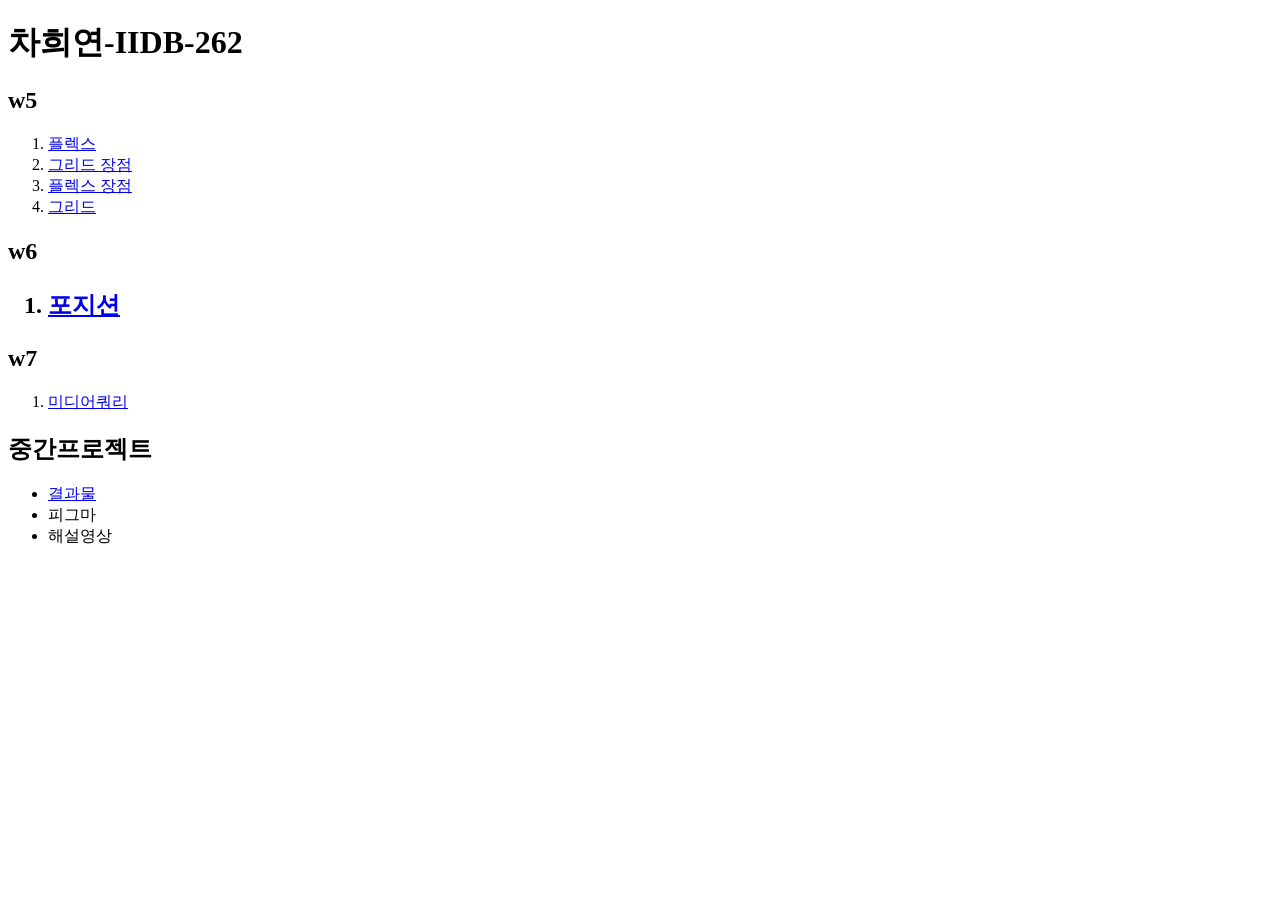
<file: index.html>
<!doctype html>
<html lang="ko">
  <head>
    <meta charset="UTF-8" />
    <meta name="viewport" content="width=device-width, initial-scale=1.0" />
    <title>차희연-IIDB-262</title>
  </head>
  <body>
    <h1>차희연-IIDB-262</h1>
    <h2>w5</h2>
    <ol>
      <li>
        <a href="./src/w5/code1/index.html">플렉스</a>
      </li>
      <li>
        <a href="./src/w5/code2/index.html">그리드 장점</a>
      </li>
      <li>
        <a href="./src/w5/code3/index.html">플렉스 장점</a>
      </li>
      <li>
        <a href="./src/w5/code4/index.html">그리드</a>
      </li>
    </ol>
    <h2>w6<h2>
      <ol>
        <li>
          <a href="./src/w6/code1/index.html">포지션</a>
        </li>
      </ol>
      <h2>w7</h2>
      <ol>
        <li>
          <a href="./src/w7/code1/index.html">미디어쿼리</a>
        </li>
      </ol>
      <h2>중간프로젝트</h2>
      <ul>
        <li><a href="./src/mid/index.html">결과물</a></li>
        <li>피그마</li>
        <li>해설영상</li>
      </ul>
  </body>
</html>
</file>
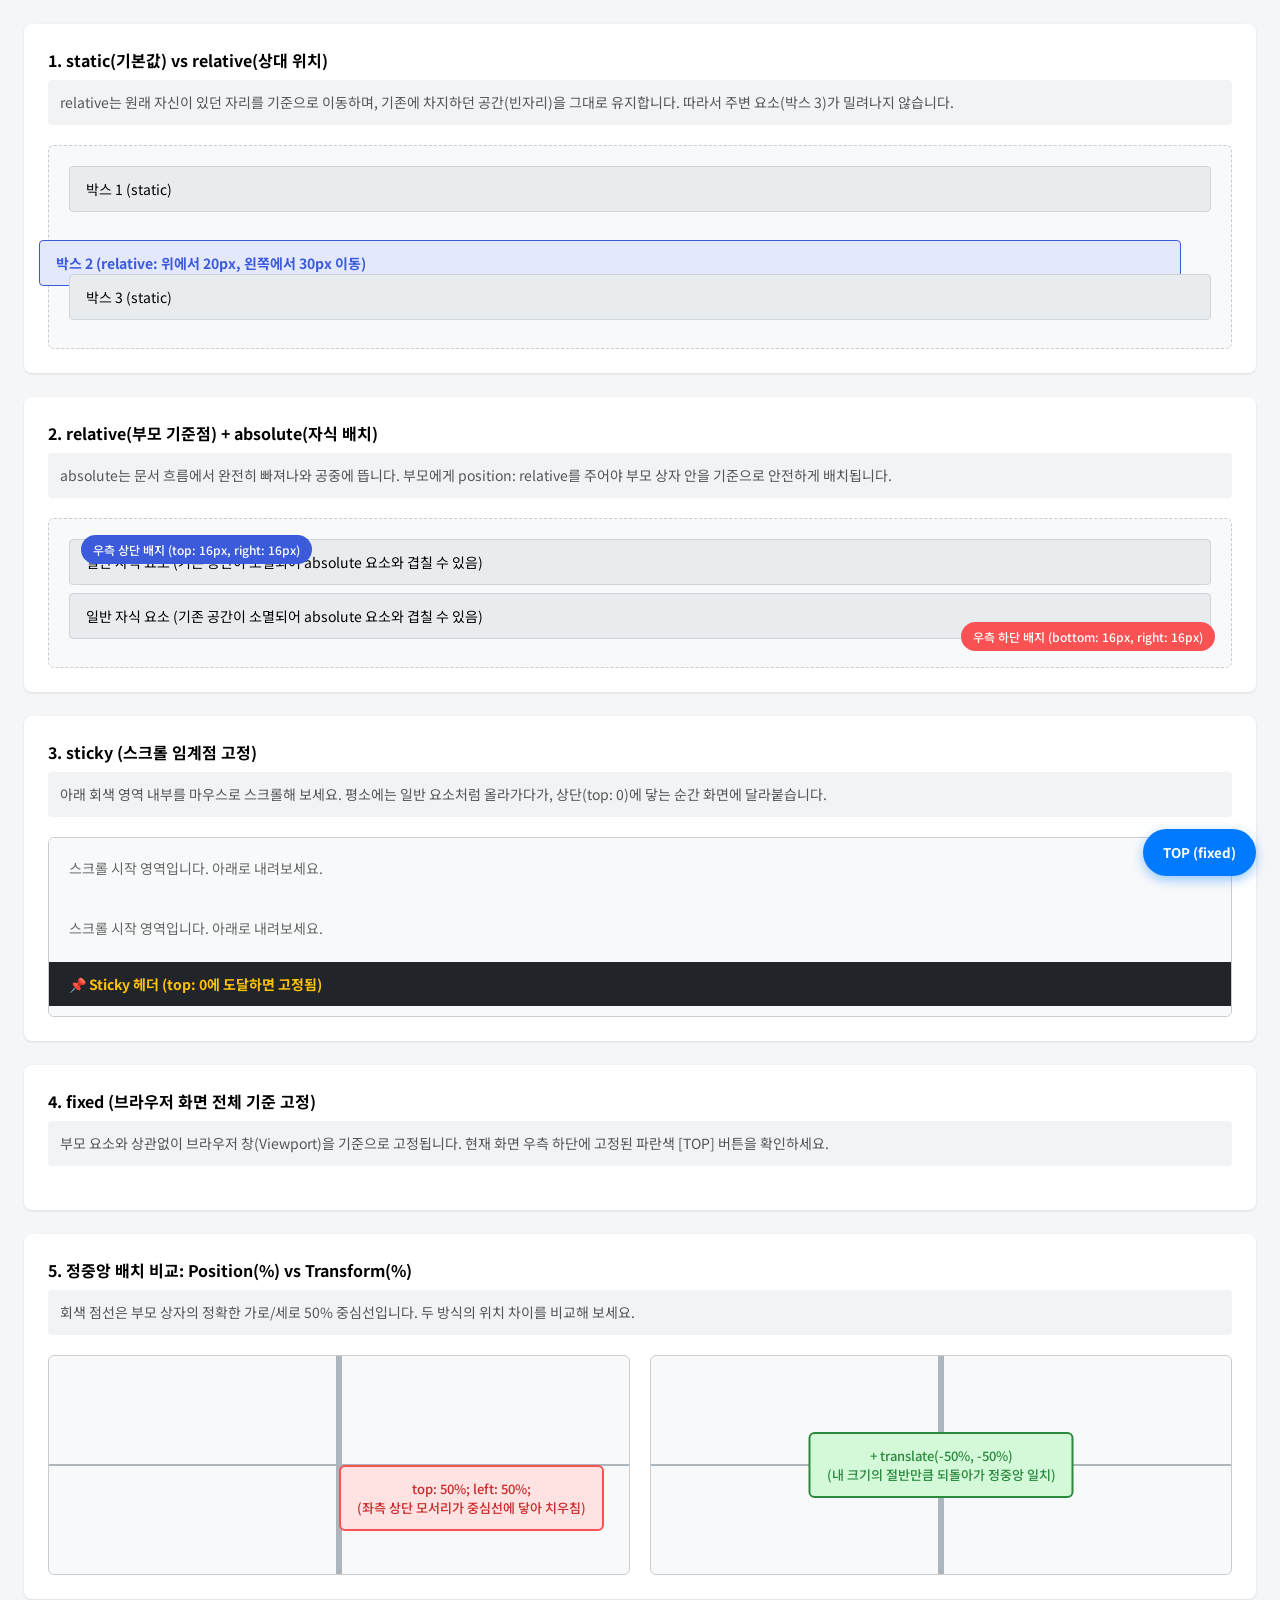
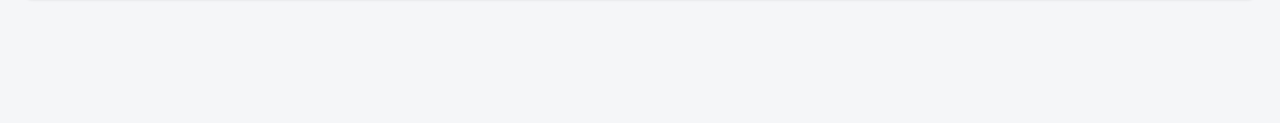
<file: src/w6/code1/index.html>
<!doctype html>
<html lang="en">
  <head>
    <meta charset="UTF-8" />
    <link rel="stylesheet" href="./style.css" />
    <meta name="viewport" content="width=device-width, initial-scale=1.0" />
    <title>Pen</title>
    <!-- Noto Sans KR 폰트 -->
    <link
      href="https://fonts.googleapis.com/css2?family=Noto+Sans+KR:wght@400;500;700&display=swap"
      rel="stylesheet"
    />
  </head>
  <body>
    <!-- 1. static vs relative -->
    <div class="box">
      <h3 class="title">1. static(기본값) vs relative(상대 위치)</h3>
      <p class="desc">
        relative는 원래 자신이 있던 자리를 기준으로 이동하며, 기존에 차지하던
        공간(빈자리)을 그대로 유지합니다. 따라서 주변 요소(박스 3)가 밀려나지
        않습니다.
      </p>

      <div class="demo-stage">
        <div class="item">박스 1 (static)</div>
        <div class="item pos-relative">
          박스 2 (relative: 위에서 20px, 왼쪽에서 30px 이동)
        </div>
        <div class="item" style="position: relative">박스 3 (static)</div>
      </div>
    </div>

    <!-- 2. relative(부모 기준점) + absolute(절대 위치) -->
    <div class="box" style="position: relative">
      <h3 class="title">2. relative(부모 기준점) + absolute(자식 배치)</h3>
      <p class="desc">
        absolute는 문서 흐름에서 완전히 빠져나와 공중에 뜹니다. 부모에게
        position: relative를 주어야 부모 상자 안을 기준으로 안전하게 배치됩니다.
      </p>

      <div class="demo-stage parent-relative">
        <div class="item">
          일반 자식 요소 (기존 공간이 소멸되어 absolute 요소와 겹칠 수 있음)
        </div>
        <div class="badge pos-absolute-top">
          우측 상단 배지 (top: 16px, right: 16px)
        </div>
        <div class="badge pos-absolute-bottom">
          우측 하단 배지 (bottom: 16px, right: 16px)
        </div>
        <div class="item">
          일반 자식 요소 (기존 공간이 소멸되어 absolute 요소와 겹칠 수 있음)
        </div>
      </div>
    </div>

    <!-- 3. sticky (스크롤 반응형 고정) -->
    <div class="box">
      <h3 class="title">3. sticky (스크롤 임계점 고정)</h3>
      <p class="desc">
        아래 회색 영역 내부를 마우스로 스크롤해 보세요. 평소에는 일반 요소처럼
        올라가다가, 상단(top: 0)에 닿는 순간 화면에 달라붙습니다.
      </p>

      <div class="scroll-container">
        <div class="scroll-text">
          스크롤 시작 영역입니다. 아래로 내려보세요.
        </div>
        <div class="scroll-text">
          스크롤 시작 영역입니다. 아래로 내려보세요.
        </div>
        <div class="scroll-text">
          스크롤 시작 영역입니다. 아래로 내려보세요.
        </div>
        <div class="scroll-text">
          스크롤 시작 영역입니다. 아래로 내려보세요.
        </div>
        <div class="scroll-text">
          스크롤 시작 영역입니다. 아래로 내려보세요.
        </div>
        <div class="sticky-bar">📌 Sticky 헤더 (top: 0에 도달하면 고정됨)</div>
        <div class="scroll-content">
          <p>Lorem ipsum dolor sit amet.</p>
          <p>Ab, omnis alias! Fuga, ratione.</p>
          <p>Officiis esse alias tempore consequuntur.</p>
          <p>Quisquam praesentium itaque ipsa esse!</p>
          <p>Veniam architecto nisi doloribus? Deserunt?</p>
          <p>Voluptates, nisi. Animi, quam autem.</p>
          <p>Repellendus at quod ea sit?</p>
          <p>Eaque ab cumque dolorem? Laudantium, minus repellendus.</p>
          <p>Exercitationem nisi vero quisquam molestiae.</p>
          <p>Quidem voluptate esse neque natus quas.</p>
        </div>
      </div>
    </div>

    <!-- 4. fixed (뷰포트 고정) -->
    <div class="box">
      <h3 class="title">4. fixed (브라우저 화면 전체 기준 고정)</h3>
      <p class="desc">
        부모 요소와 상관없이 브라우저 창(Viewport)을 기준으로 고정됩니다. 현재
        화면 우측 하단에 고정된 파란색 [TOP] 버튼을 확인하세요.
      </p>

      <!-- 코드 위치는 이 섹션 안에 있지만, 화면 우측 하단에 고정되어 표시됨 -->
      <button class="fixed-btn">TOP (fixed)</button>
    </div>

    <!-- 5. 퍼센트(%) 기준점 차이: Position vs Transform -->
    <div class="box">
      <h3 class="title">5. 정중앙 배치 비교: Position(%) vs Transform(%)</h3>
      <p class="desc">
        회색 점선은 부모 상자의 정확한 가로/세로 50% 중심선입니다. 두 방식의
        위치 차이를 비교해 보세요.
      </p>

      <div class="compare-grid">
        <!-- 5-1. top/left만 쓴 경우 -->
        <div class="center-stage">
          <div class="target only-pos">
            top: 50%; left: 50%;
            <br />
            (좌측 상단 모서리가 중심선에 닿아 치우침)
          </div>
        </div>

        <!-- 5-2. transform까지 함께 쓴 경우 -->
        <div class="center-stage">
          <div class="target with-transform">
            + translate(-50%, -50%)
            <br />
            (내 크기의 절반만큼 되돌아가 정중앙 일치)
          </div>
        </div>
      </div>
    </div>
  </body>
</html>
</file>
<file: src/w6/code1/style.css>
/* =========================================
   공통 세팅 및 재활용 스타일
   ========================================= */
* {
  box-sizing: border-box;
  margin: 0;
  padding: 0;
  font-family: "Noto Sans KR", sans-serif;
}

body {
  padding: 24px;
  padding-bottom: 100px; /* 하단 fixed 버튼 여백 확보 */
  background-color: #f5f6f8;
}

.box {
  background-color: #fff;
  padding: 24px;
  margin-bottom: 24px;
  border-radius: 8px;
  box-shadow: 0 1px 3px rgba(0, 0, 0, 0.1);
}

.title {
  font-size: 16px;
  margin-bottom: 8px;
}

.desc {
  font-size: 14px;
  color: #555;
  margin-bottom: 20px;
  background-color: #f1f3f5;
  padding: 12px;
  border-radius: 4px;
  line-height: 1.5;
}

/* 실습용 무대 및 기본 블록 */
.demo-stage {
  background-color: #f8f9fa;
  border: 1px dashed #ccc;
  padding: 20px;
  border-radius: 6px;
}

.item {
  background-color: #e9ecef;
  border: 1px solid #ced4da;
  padding: 12px 16px;
  margin-bottom: 8px;
  border-radius: 4px;
  font-size: 14px;
}

/* =========================================
   1. static vs relative
   ========================================= */
.pos-relative {
  position: relative;
  top: 20px; /* 원래 위치에서 아래로 20px 이동 */
  right: 30px; /* 원래 위치에서 오른쪽으로 30px 이동 */
  background-color: #e3e8fc;
  border-color: #3b5bdb;
  color: #3b5bdb;
  font-weight: 700;
  /* z-index: 1;  */
  /* 아래 박스와 겹칠 때 위로 올라오도록 설정 */
}

/* =========================================
   2. relative + absolute
   ========================================= */
.parent-relative {
  position: relative;
  /* 자식(absolute)이 도망가지 못하게 기준점 선언 */
  /* height: 320px; */
}

.badge {
  position: absolute; /* 문서 흐름에서 이탈 */
  background-color: #3b5bdb;
  color: #fff;
  padding: 6px 12px;
  border-radius: 20px;
  font-size: 12px;
  font-weight: 500;
}

.pos-absolute-top {
  top: 16px;
  left: 32px;
}

.pos-absolute-bottom {
  bottom: 16px;
  right: 16px;
  background-color: #fa5252;
}

/* =========================================
   3. sticky (스크롤 고정)
   ========================================= */
.scroll-container {
  height: 180px;
  overflow-y: auto; /* 내부 스크롤 생성 */
  border: 1px solid #ccc;
  border-radius: 6px;
  background-color: #f8f9fa;
}

.scroll-text {
  padding: 20px;
  font-size: 14px;
  color: #666;
}

.sticky-bar {
  position: sticky;
  bottom: 10px; /* 스크롤 시 컨테이너 최상단(0px)에 닿으면 달라붙음 */
  background-color: #212529;
  color: #ffc107;
  padding: 12px 20px;
  font-weight: 700;
  font-size: 14px;
}

.scroll-content p {
  padding: 20px;
  border-bottom: 1px solid #eee;
  font-size: 14px;
}

/* =========================================
   4. fixed (뷰포트 고정)
   ========================================= */
.fixed-btn {
  position: fixed;
  bottom: 24px; /* 브라우저 창 하단에서 24px */
  right: 24px; /* 브라우저 창 우측에서 24px */
  background-color: #007aff;
  color: #fff;
  border: none;
  padding: 14px 20px;
  border-radius: 30px;
  font-weight: 700;
  box-shadow: 0 4px 12px rgba(0, 122, 255, 0.4);
  cursor: pointer;
  z-index: 100;
}

/* =========================================
   5. 퍼센트(%) 기준점 차이 (정중앙 배치)
   ========================================= */
.compare-grid {
  display: grid;
  grid-template-columns: 1fr 1fr;
  gap: 20px;
}

.center-stage {
  position: relative; /* 자식(absolute)의 기준점 */
  height: 220px;
  background-color: #f8f9fa;
  border: 1px solid #ccc;
  border-radius: 6px;
  /* 정중앙을 눈으로 확인하기 위한 십자가 가이드선 배경 */
  background-image:
    linear-gradient(
      to right,
      transparent 49.5%,
      #adb5bd 49.5%,
      #adb5bd 50.5%,
      transparent 50.5%
    ),
    linear-gradient(
      to bottom,
      transparent 49.5%,
      #adb5bd 49.5%,
      #adb5bd 50.5%,
      transparent 50.5%
    );
}

.target {
  position: absolute;
  padding: 12px 16px;
  border-radius: 6px;
  font-size: 13px;
  font-weight: 500;
  text-align: center;
  white-space: nowrap;
}

/* 5-1. 부모 크기의 50%만 이동한 경우 (치우침) */
.only-pos {
  top: 50%;
  left: 50%;
  background-color: #ffe3e3;
  border: 2px solid #fa5252;
  color: #c92a2a;
}

/* 5-2. 자기 크기의 50%만큼 역방향 이동을 추가한 경우 (정중앙) */
.with-transform {
  top: 50%;
  left: 50%;
  transform: translate(
    -50%,
    -50%
  ); /* 핵심: 자기 자신 크기의 절반만큼 뒤로 당김 */
  background-color: #d3f9d8;
  border: 2px solid #2b8a3e;
  color: #2b8a3e;
}
</file>
